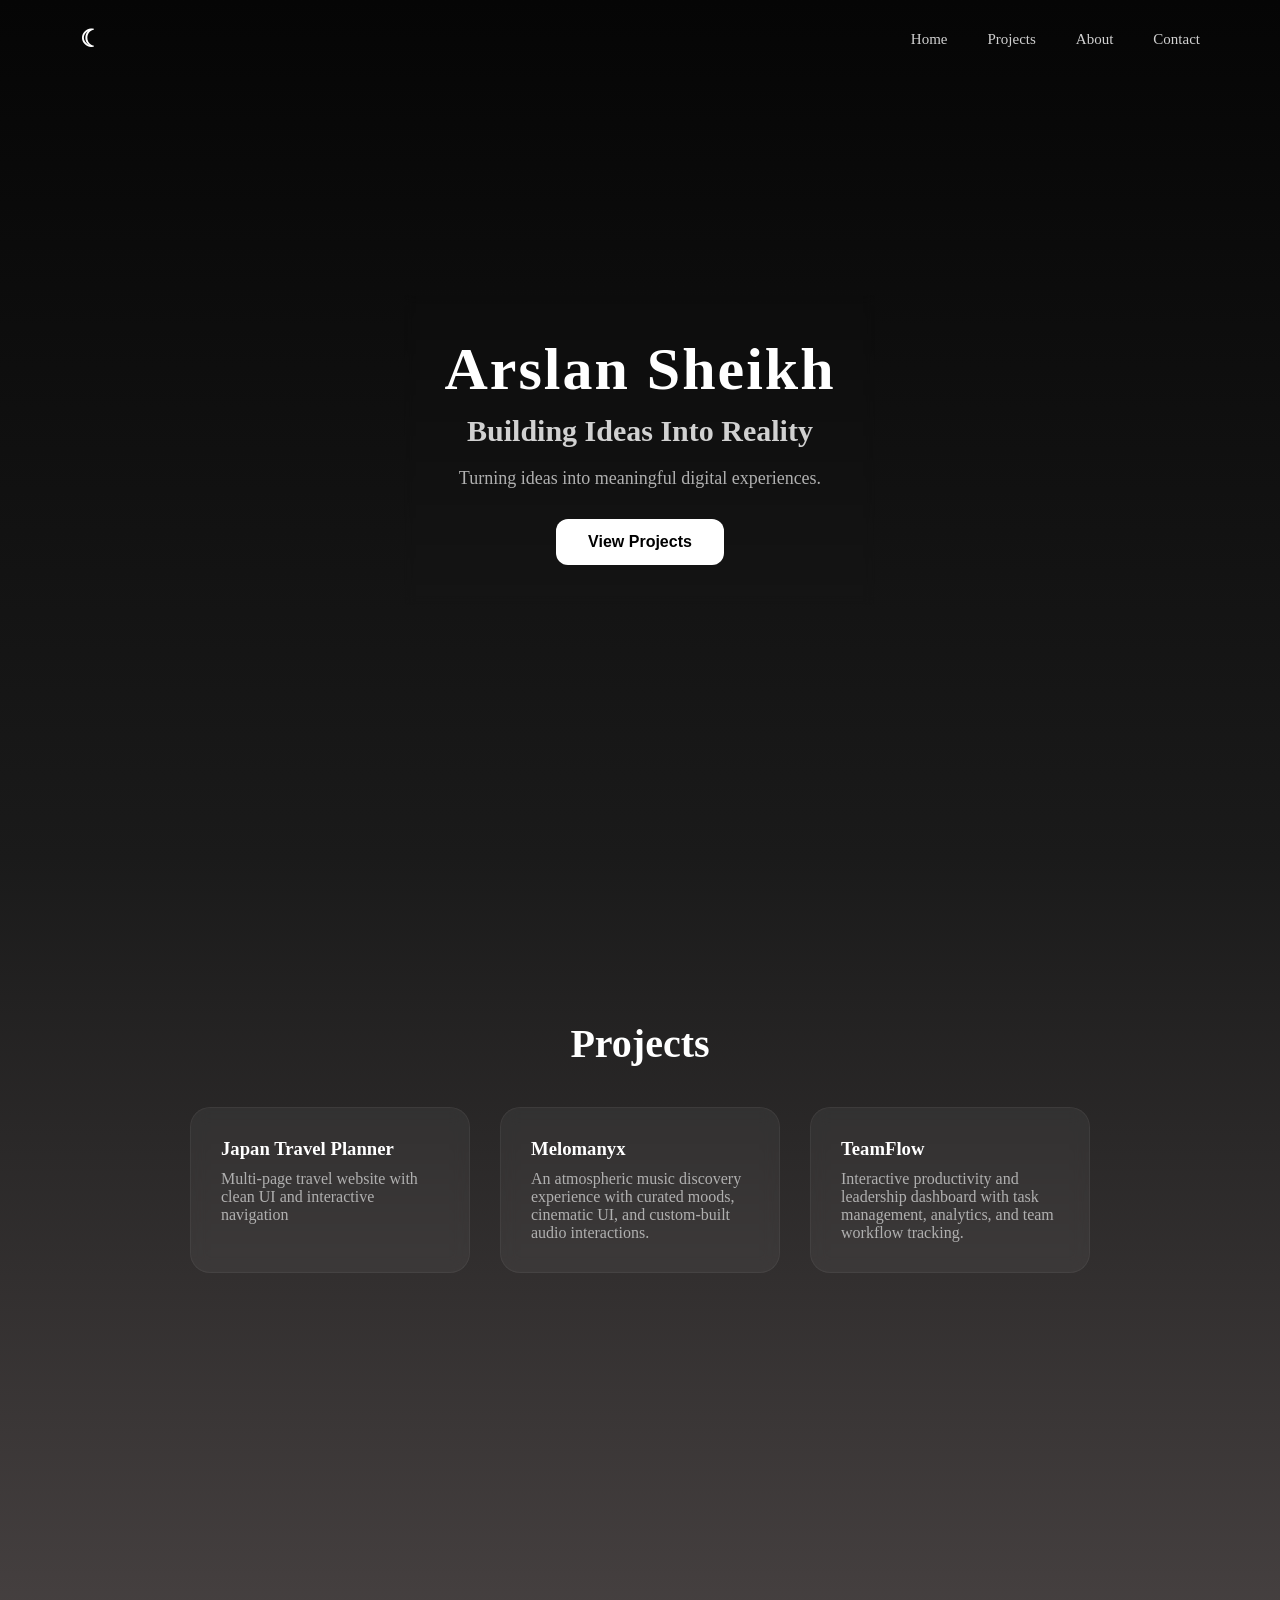
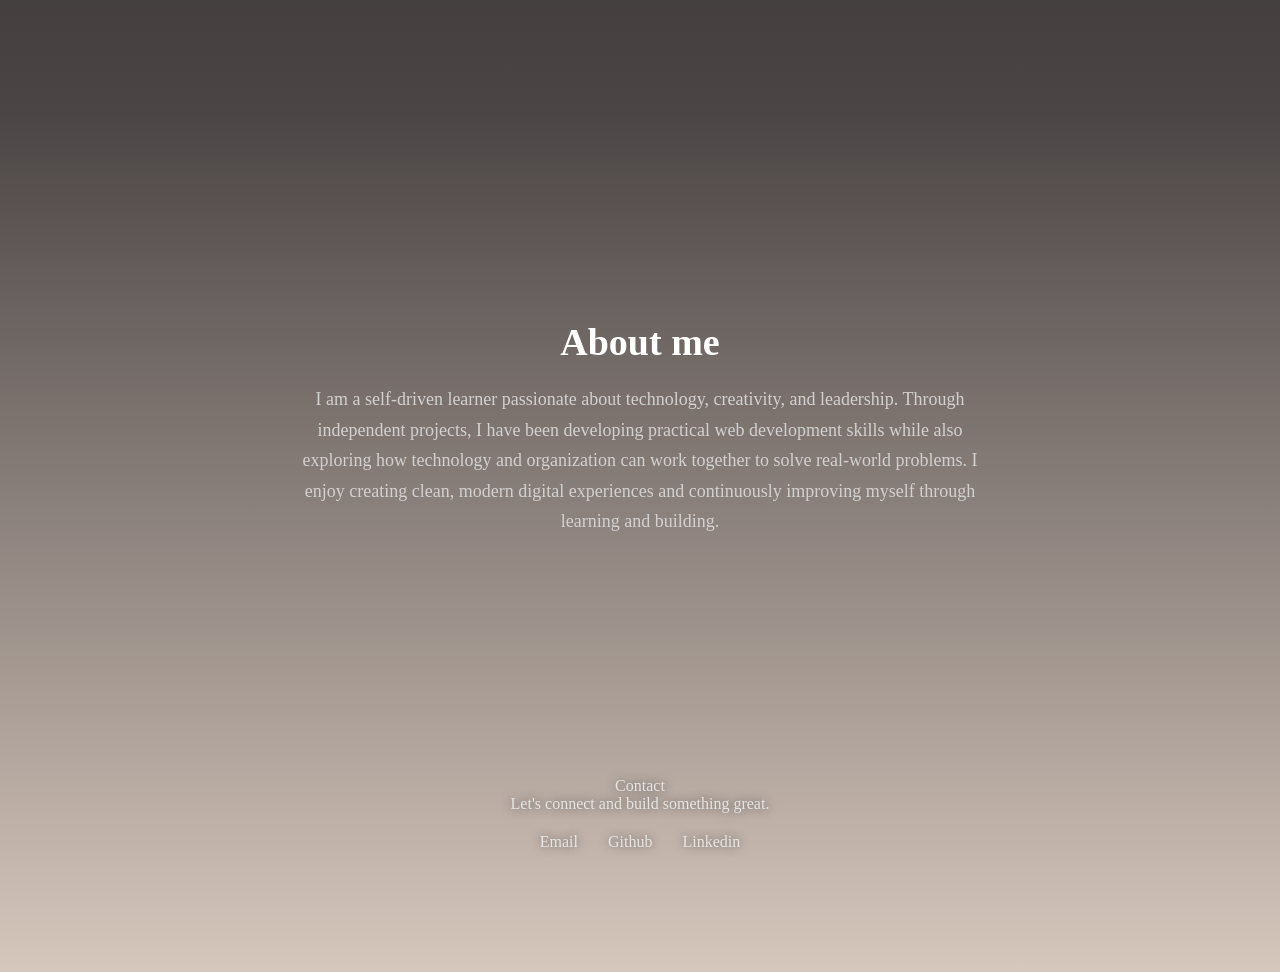
<file: index.html>
<!DOCTYPE html>
<html lang="en">
<head>
    <meta charset="UTF-8">
    <meta name="viewport" content="width=device-width, initial-scale=1.0">
    <title>Arslan Portfolio</title>

    <link rel="stylesheet" 
    href="style.css">
    <link rel="preconnect" href="https://fonts.googleapis.com">
<link rel="preconnect" href="https://fonts.gstatic.com" crossorigin>
<link href="https://fonts.googleapis.com/css2?family=Poppins:wght@300;400;500;600;700&display=swap" rel="stylesheet">
<link rel="stylesheet" href="https://cdnjs.cloudfare.com/ajax/libs/font-awesome/6.5.1/css/all.min.css"
/>
</head>

<body>
    <nav>

    <h3 class="logo">☾</h3>

    <ul>
        <li><a href="#">Home</a></li>
        <li><a href="#projects">Projects</a></li>
        <li><a href="#about">About</a></li>
        <li><a href="#contact">Contact</a></li>
    </ul>

</nav>


    <section class="hero">
    


        <div class="content">
            <h1>Arslan Sheikh</h1>

            <h2>Building Ideas Into Reality</h2>

            <p>
                Turning ideas into meaningful digital experiences.
            </p>

            <button onclick="document.getElementById('projects').scrollIntoView()">View Projects</button>
        </div>

    </section>

    <section id="projects" class="projects">

    <h2>Projects</h2>

    <div class="project-container">


        <a href="https://japan-planner-peach.vercel.app/"
        target="_blank" class="project-card">
    <h3>Japan Travel Planner</h3>
     <p>Multi-page travel website with clean UI and interactive navigation</p>
    </a>

       <a href="https://melomanyx.vercel.app"
target="_blank"
class="project-card">

    <h3>Melomanyx</h3>

    <p>
        An atmospheric music discovery experience with curated moods,
        cinematic UI, and custom-built audio interactions.
    </p>

</a>

        <a href="https://teamflow-mocha-ten.vercel.app"
            target="_blank"
            class="project-card">
            <h3>TeamFlow</h3>
                <p>
                    Interactive productivity and leadership dashboard with
                    task management, analytics, and team workflow tracking.
                </p>

        </a>
            
    </div>

    

</section>

<section id="about" class="about">
    <h2>About me</h2>
    <p>
        I am a self-driven learner passionate about technology, creativity, and leadership. Through independent projects,
        I have been developing practical web development skills while also exploring how technology and organization can
        work together to solve real-world problems. I enjoy creating clean, modern digital experiences and continuously
        improving myself through learning and building.
           </p>
    </section>

<section id="contact" class="contact"
<h2>Contact</h2>

<p> Let's connect and build something great.</p>

    <div class="contact-links">
        <a href="https://mail.google.com/mail/?view=cm&fs=1&to=arslansheikhog@gmail.com" target="_blank">Email</a>
        <a href="https://github.com/arslansheikhh">Github</a>
        <a href="https://www.linkedin.com/in/arslan-sheikh-325760336">Linkedin</a>
    </div>
</section>
</body>
</html>
</file>
<file: style.css>
*{
    margin: 0;
    padding: 0;
    box-sizing: border-box;
}

body{
    background:
    linear-gradient(
        to bottom,
        #050505,
        #1a1a1a,
        #4b4545,
        #d6c7bc
    );
    color: white;
    font-family:"Times New Roman", Times, serif;
    overflow-x: hidden;
    scroll-behavior: smooth;
}
nav{
    width: 100%;

    padding: 25px 80px;

    display: flex;

    justify-content: space-between;

    align-items: center;

    position: absolute;

    top: 0;
}

.logo{
    color: white;

    font-size: 24px;

    letter-spacing: 3px;
}

nav ul{
    display: flex;

    gap: 40px;

    list-style: none;
}

nav a{
    color: #d1d1d1;

    text-decoration: none;

    font-size: 15px;

    transition: 0.3s;

    position: relative;
}

nav a:hover{
    color: white;
}

nav a::after{
    content: "";

    position: absolute;

    left: 0;

    bottom: -5px;

    width: 0%;

    height: 1px;

    background: white;

    transition: 0.3s;
}

nav a:hover::after{
    width: 100%;
}


.hero{
    height: 100vh;
    display: flex;
    justify-content: center;
    align-items: center;
    text-align: center;
    padding: 20px;
}

.content{
    padding: 40px;
    backdrop-filter: blur(5px);
    animation: fadeUp 1.2s ease;
}

.content h1{
    font-size: 60px;
    margin-bottom: 10px;
    font-weight: 700;
    letter-spacing: 2px;
}

.content h2{
    font-size: 30px;
    color: #d1d1d1;
    margin-bottom: 20px;
}

.content p{
    font-size: 18px;
    color: #b0b0b0;
    margin-bottom: 30px;
}

button{
    padding: 14px 32px;
    border: none;
    background: white;
    color: black;
    font-size: 16px;
    border-radius: 12px;
    cursor: pointer;
    transition: 0.3s;
    font-weight: 600;
}

button:hover{
    transform: translateY(-3px);
    background: #f1f1f1;
    box-shadow: 0 10px 25px
    rgba(255,255, 255, 0.15);
}

@keyframes fadeUp{
    from{
        opacity: 0;
        transform: translateY(30px);
    }
    to{
        opacity: 1;
        transform: translateY(0);
    }
}

.projects{
    padding: 120px 80px;
    min-height: 100vh;

}

.projects h2{
    font-size: 40px;
    margin-bottom: 40px;
    color: white;
    text-align: center;
}

.project-container{
    display: grid;
    grid-template-columns: repeat(auto-fit, minmax(250px, 1fr));
    gap: 30px;

    max-width: 900px;
    margin: auto;
}

.project-card{
    padding: 30px;
    border-radius: 20px;
    background: rgba(255,255, 255, 0.05);
    backdrop-filter: blur(8px);
    border: 1px solid rgba(255,255, 255, 0.05);
    transition: 0.3s;
}

.project-card:hover{
    transform: translateY(-8px);
    box-shadow: 0 10px 30px rgba(0,0,0,0.4),
    0 0 20px rgba(255,255, 255, 0.05);
}

.project-card h3{
    margin-bottom: 10px;
}

.project-card p{
    color: #b0b0b0;
}

.about{
    padding: 120px 80px;
    text-align: center;
}

.about h2{
    font-size: 38px;
    margin-bottom: 20px;
    font-weight: 580;
}

.about p{
    max-width: 700px;
    margin: auto;
    color: #d1d1d1;  /*brighter*/
    line-height: 1.7;
    font-size: 18px;
    text-shadow: 0 0 10px rgba(255,255, 255, 0.05);
}

.contact{
    padding: 120px 80px;
    text-align: center;

     color: #e5e5e5;
     text-shadow: 0 0 10px rgba(0,0,0,0.5);
     transition: 0.3s;

}

.contact-links{
    margin-top: 20px;
    display: flex;
    justify-content: center;
    gap: 30px;
}

.contact-links a{
    text-decoration: none;
    border-bottom: 1px solid transparent;
    transition: 0.3s;

    color: inherit;
}

.contact-links a:hover{
    border-bottom: 1px solid white;
    color: black;
    transform: translateY(-2px);
}

.contact:hover{
    color: #ffffff;
    text-shadow: 0 0 14px rgba(0,0,0,0.7);
}

.project-card{
    color: white;
    text-decoration: none;
}

.project-card:visited{
    color: white;
}
</file>
